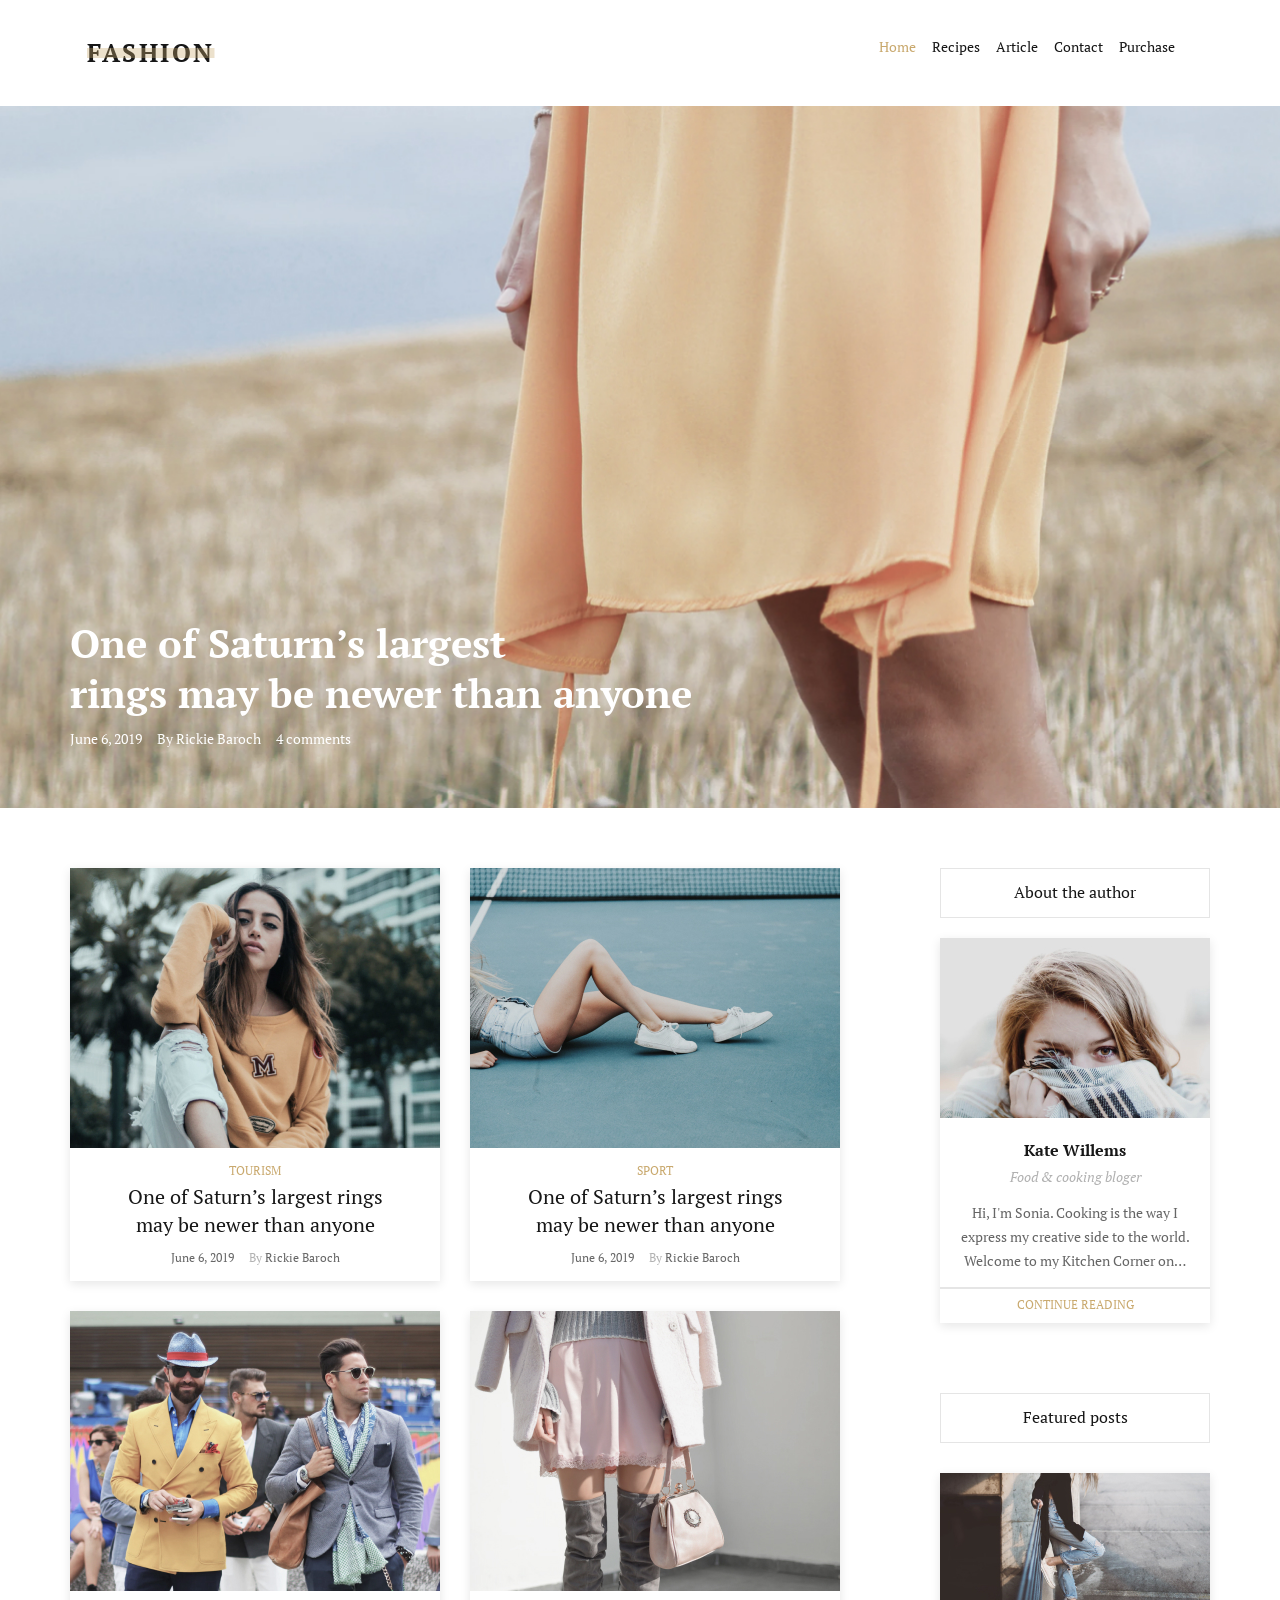
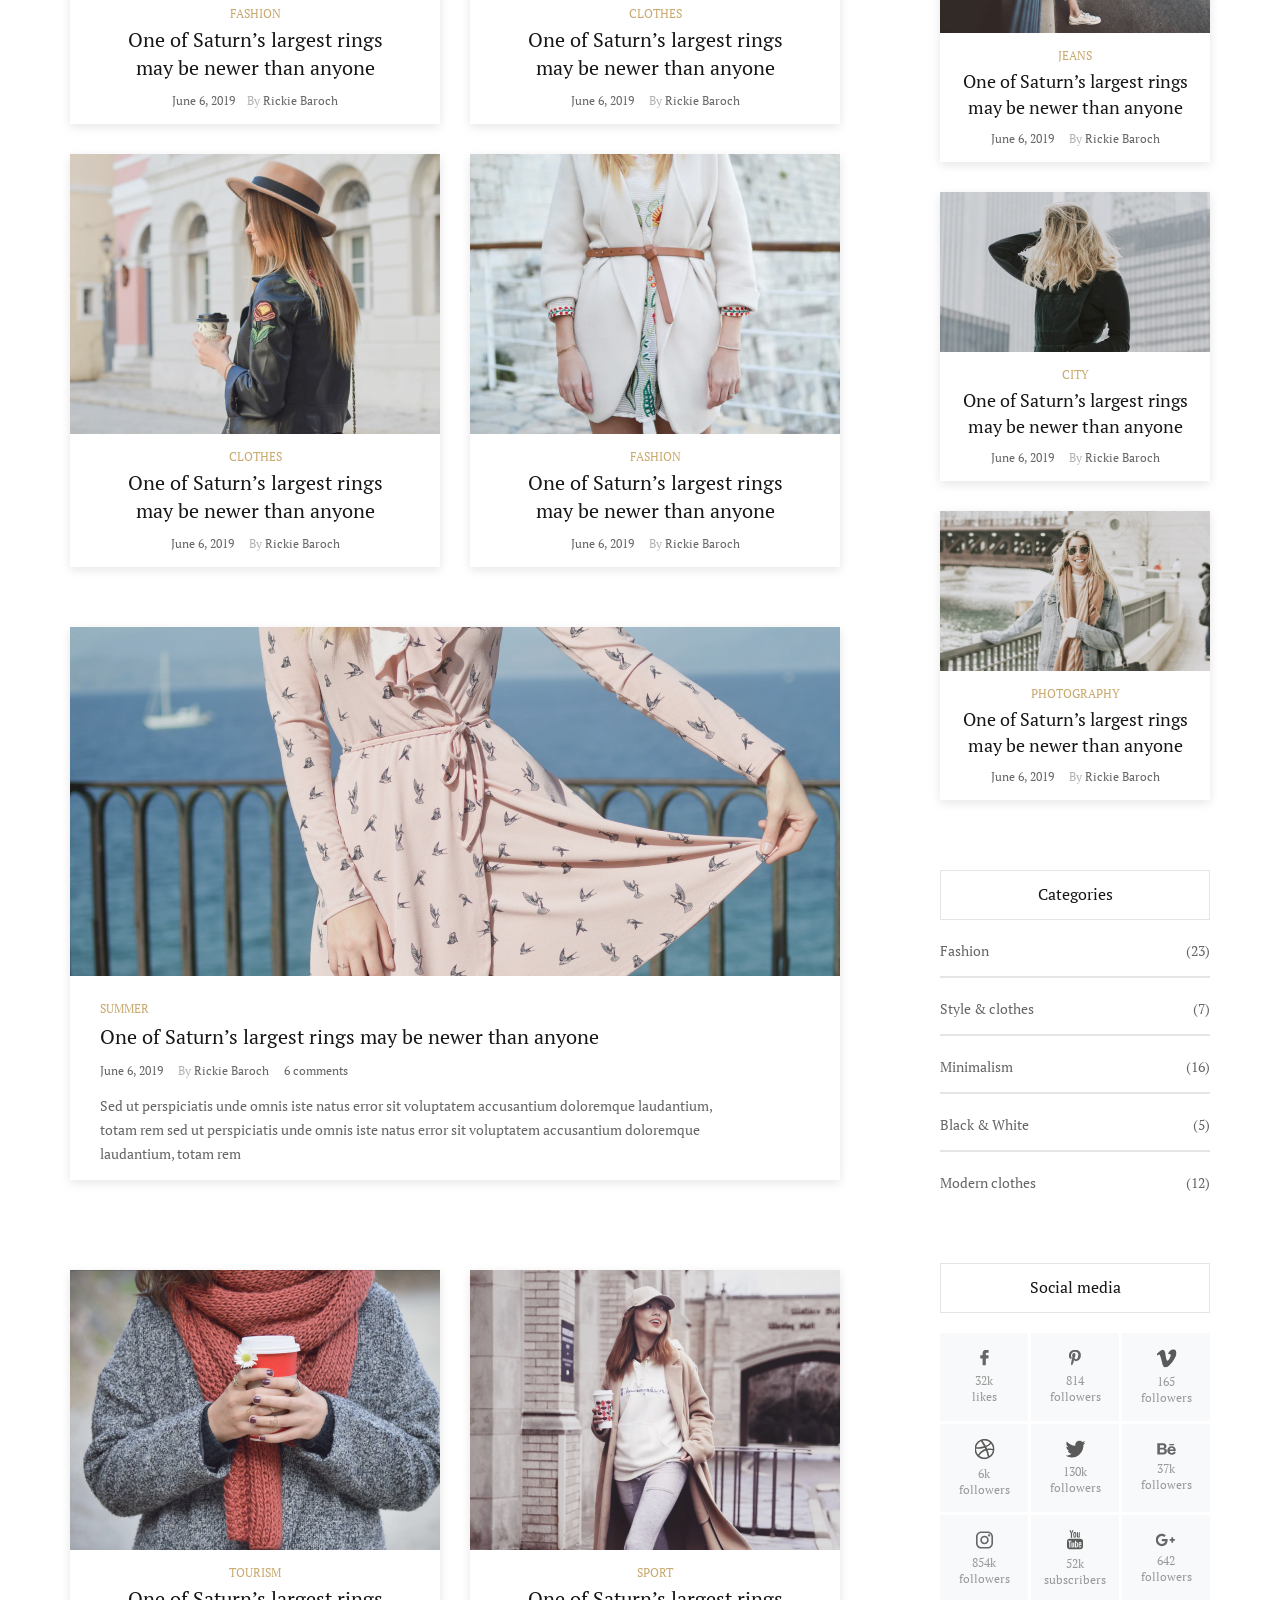
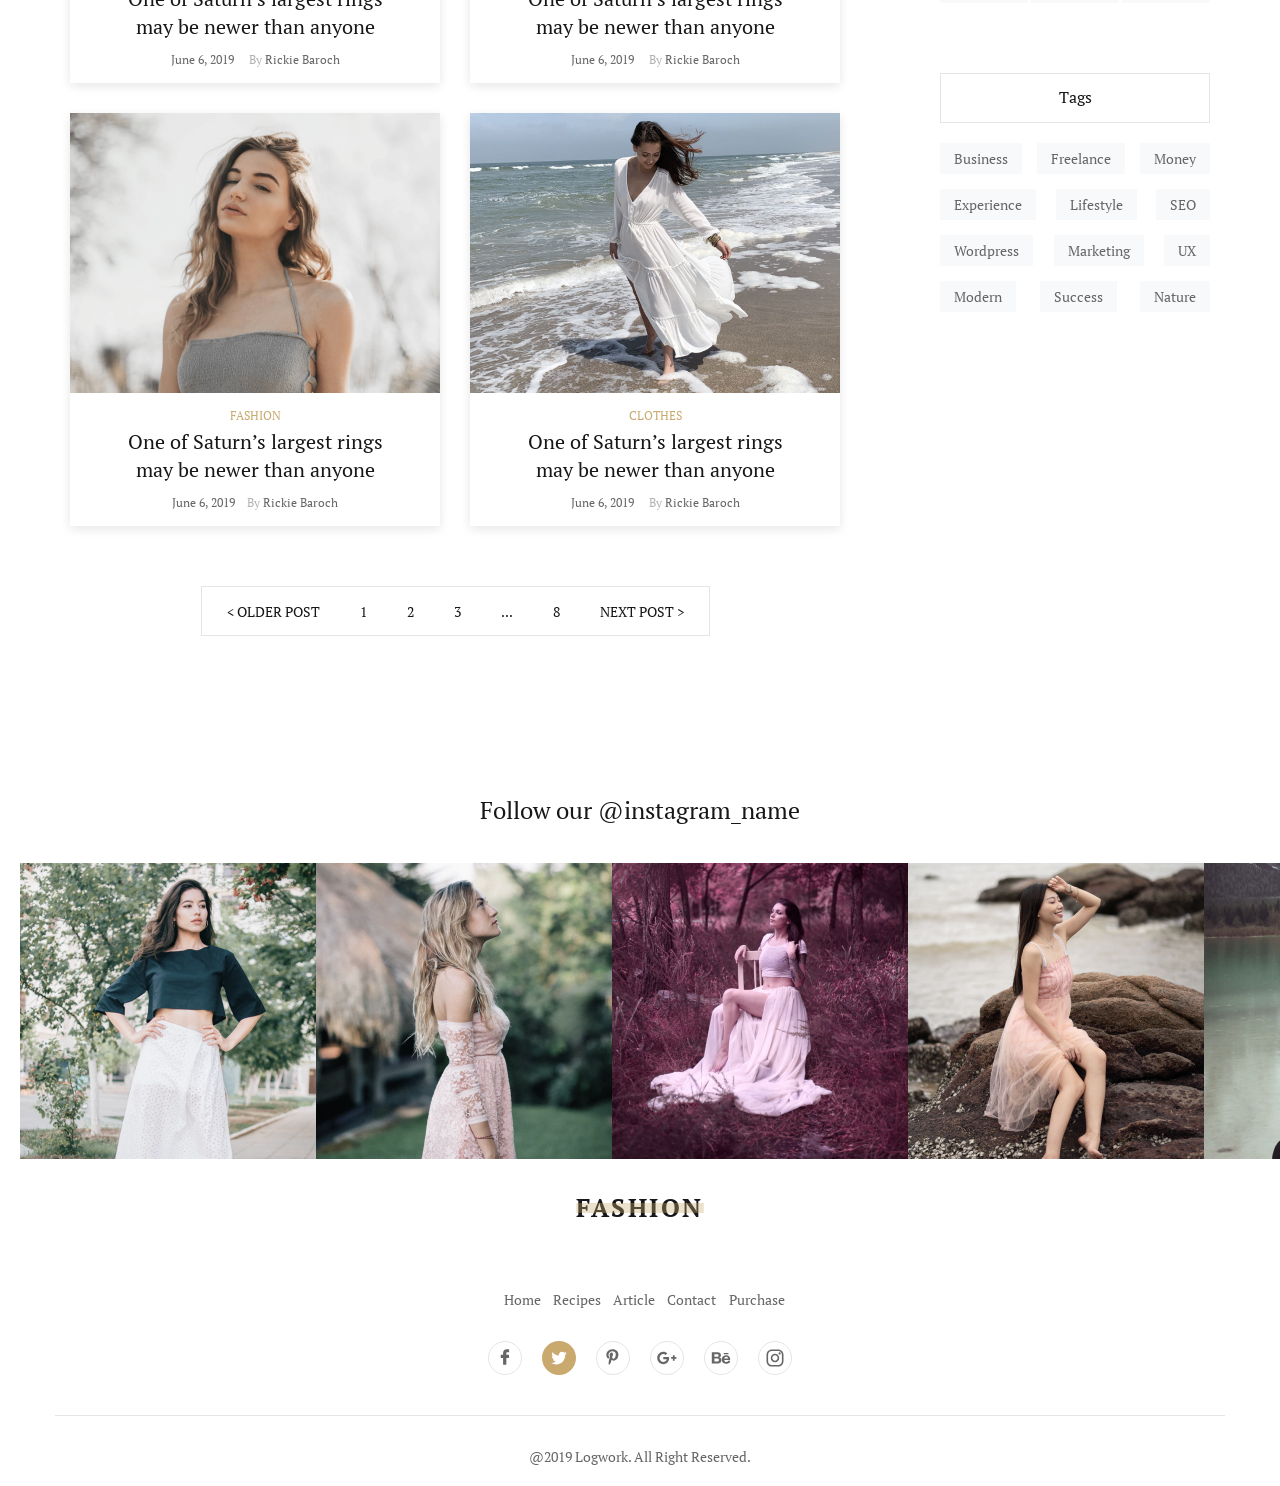
<file: Project_fashion/index.html>
<!DOCTYPE html>
<html lang="en">
<head>
    <meta charset="UTF-8">
    <meta http-equiv="X-UA-Compatible" content="IE=edge">
    <meta name="viewport" content="width=device-width, initial-scale=1.0">
    <title>Fashion</title>
    <link rel="preconnect" href="https://fonts.googleapis.com">
    <link rel="preconnect" href="https://fonts.gstatic.com" crossorigin>
    <link href="https://fonts.googleapis.com/css2?family=PT+Serif:wght@400;700&display=swap" rel="stylesheet"> 
    <link rel="stylesheet" href="css/bootstrap-reboot.rtl.min.css">
    <link rel="stylesheet" href="css/bootstrap-grid.min.css">
    <link rel="stylesheet" href="css/style.min.css">
</head>
<body>
    <header>
     <nav>
        <div>
        <a href="#" class="logo">FASHION</a>
      
        </div>
        <div>
        <ul class="menu">
            <li class="menu_item"><a href="" class="menu_link menu_link_2">Home</a></li>
            <li class="menu_item"><a href="" class="menu_link">Recipes</a></li>
            <li class="menu_item"><a href="" class="menu_link">Article</a></li>
            <li class="menu_item"><a href="" class="menu_link">Contact</a></li>
            <li class="menu_item"><a href="" class="menu_link">Purchase</a></li>
         </ul>

         <div class="hamburger">
            <span></span>
            <span></span>
            <span></span>
        </div> 
        </div>
        
    </nav>  
    </header>
    <section class="promo">
        <div class="container">         
            <h1 class="promo_header">One of Saturn’s largest  <br> rings may  be newer than anyone</h1>
            <div class="promo_decr">June 6, 2019 &#160; &#160;    By Rickie Baroch  &#160; &#160; 4 comments</div>
        </div>
    </section>

    <section class="block">
        <div class="container">
            <div class="block_wrapper">
                <div class="block_left">
                    <img class="photo" src="img/Block_1/Girl_1.jpg" alt="1">
                    <div class="promo_people">
                        <div class="people_text">Tourism</div>
                        <div class="people_title">One of Saturn’s largest rings may be newer than anyone</div>
                        <div class="people_other">June 6, 2019  &#160; &#160; <span>By</span> Rickie Baroch</div>
                    </div>
                </div>
                <div class="block_left block_left_6">
                    <img class="photo" src="img/Block_1/Lags_2.jpg" alt="1">
                    <div class="promo_people">
                        <div class="people_text">sport</div>
                        <div class="people_title">One of Saturn’s largest rings may be newer than anyone</div>
                        <div class="people_other">June 6, 2019  &#160; &#160; <span> By</span> Rickie Baroch</div>
                    </div>
                </div>
                <div class="block_left block_left_1 block_left_2 ">
                    <img class="photo" src="img/Block_1/man_3.jpg" alt="1">
                    <div class="promo_people">
                        <div class="people_text">fashion</div>
                        <div class="people_title">One of Saturn’s largest rings may be newer than anyone</div>
                        <div class="people_other">June 6, 2019  &#160;&#160;  <span>By</span> Rickie Baroch</div>
                    </div>
                </div>
                <div class="block_left block_left_1">
                    <img class="photo" src="img/Block_1/skirt_4.jpg" alt="1">
                    <div class="promo_people">
                        <div class="people_text">clothes</div>
                        <div class="people_title">One of Saturn’s largest rings may be newer than anyone</div>
                        <div class="people_other">June 6, 2019  &#160; &#160; <span>By</span> Rickie Baroch</div>
                    </div>
                </div>
                <div class="block_left block_left_1">
                    <img class="photo" src="img/Block_1/hat_5.jpg" alt="1">
                    <div class="promo_people">
                        <div class="people_text">clothes</div>
                        <div class="people_title">One of Saturn’s largest rings may be newer than anyone</div>
                        <div class="people_other">June 6, 2019  &#160; &#160; <span>By</span> Rickie Baroch</div>
                    </div>
                </div>
                <div class="block_left block_left_1">
                    <img class="photo" src="img/Block_1/balt_6.jpg" alt="1">
                    <div class="promo_people">
                        <div class="people_text">fashion</div>
                        <div class="people_title">One of Saturn’s largest rings may be newer than anyone</div>
                        <div class="people_other">June 6, 2019  &#160; &#160; <span>By</span>  Rickie Baroch</div>
                    </div>
                </div>  

                <div class="right">
                    <!-- первый блок -->
                <div class="posts">
        <div>
                    <div class="post_wripper">
                    <div class="promo_author">
                        <h2 class="author_decr">About the author</h2>
                    </div>
                    <div class="about">
                        <img class="photo" src="img/Block_right/girl_1.jpg" alt="1">
                        <div class="about_promo">
                            <div class="about_text">Kate Willems</div>
                            <div class="about_title">Food & cooking bloger</div>
                            <div class="about_other">Hi, I'm Sonia. Cooking is the way I express my creative side to the world. Welcome to my Kitchen Corner on…</div>
                            <div class="about_divider"></div>
                            <a href="#" class="about_continue">Continue Reading</a>
                        </div>
                    </div>  
                      
                </div>
        </div>
                    <!-- второй блок -->
        <div>
                    <div class="post_wripper"> 
                    <div class="promo_author promo_author_2 block_right_2">
                        <h2 class="author_decr ">Featured posts</h2>
                    </div>
                    <div class="block_right block_right_2">
                        <img class="photo" src="img/Block_right/girl_2.jpg" alt="1">
                        <div class="promo_people">
                            <div class="people_text">jeans</div>
                            <div class="people_title">One of Saturn’s largest rings may be newer than anyone</div>
                            <div class="people_other">June 6, 2019  &#160; &#160; <span>By</span>  Rickie Baroch</div>
                        </div>
                    </div>  
                </div>
        </div>
               
                    <!-- третий блок -->
                    <div class="post_wripper"> 
                    <div class="block_right block_right_2">
                        <img class="photo" src="img/Block_right/girl_3.jpg" alt="1">
                        <div class="promo_people">
                            <div class="people_text">City</div>
                            <div class="people_title">One of Saturn’s largest rings may be newer than anyone</div>
                            <div class="people_other">June 6, 2019  &#160; &#160; <span>By</span>  Rickie Baroch</div>
                        </div>
                    </div>  
                </div>

                
                    <!-- четвертый блок -->
                    <div class="post_wripper">   
                    <div class="block_right block_right_2">
                        <img class="photo" src="img/Block_right/girl_4.jpg" alt="1">
                        <div class="promo_people">
                            <div class="people_text">Photography</div>
                            <div class="people_title">One of Saturn’s largest rings may be newer than anyone</div>
                            <div class="people_other">June 6, 2019  &#160; &#160; <span>By</span>  Rickie Baroch</div>
                        </div>
                    </div> 
                </div> 
            </div>
                 <!-- категории -->
                 <div class="others">
              
                 <div class="promo_author promo_author_2">
                    <h2 class="author_decr">Categories</h2>
                </div>

                    <div class="categories_wrapper">
                        <ol class="list-group list-group-numbered">
                            <!-- первая ссылка -->
                            <a href="#">
                                <li class="list-group-item d-flex justify-content-between align-items-start">
                                    <div class="ms-0 me-auto">
                                        <div class="fw-bold">Fashion</div>                            
                                    </div>
                                    <span class="badge bg-primary rounded-pill">(23)</span>
                                </li>
                            </a>
                            <!-- полоса -->
                            <div class="categories_divider"></div>

                            <!-- вторая ссылка -->  
                            <a href="#">                        
                                <li class="list-group-item d-flex justify-content-between align-items-start">
                                    <div class="ms-0 me-auto">
                                        <div class="fw-bold">Style & clothes</div>               
                                    </div>
                                    <span class="badge bg-primary rounded-pill">(7)</span>
                                </li>
                            </a>
                            <!-- полоса -->
                            <div class="categories_divider"></div>

                            <!-- третья ссылка -->  
                            <a href="#">
                                <li class="list-group-item d-flex justify-content-between align-items-start">
                                    <div class="ms-0 me-auto">
                                        <div class="fw-bold">Minimalism</div>                            
                                    </div>
                                    <span class="badge bg-primary rounded-pill">(16)</span>
                                </li>
                            </a>
                            <!-- полоса -->
                            <div class="categories_divider"></div>

                            <!-- четвертая ссылка -->  
                            <a href="#">
                                <li class="list-group-item d-flex justify-content-between align-items-start">
                                    <div class="ms-0 me-auto">
                                        <div class="fw-bold">Black & White</div>
                                    </div>
                                    <span class="badge bg-primary rounded-pill">(5)</span>
                                </li>
                            </a>
                            <!-- полоса -->
                            <div class="categories_divider"></div>

                            <!-- пятая ссылка -->  
                            <a href="#">
                                <li class="list-group-item d-flex justify-content-between align-items-start">
                                    <div class="ms-0 me-auto">
                                        <div class="fw-bold">Modern clothes</div>
                                    </div>
                                    <span class="badge bg-primary rounded-pill">(12)</span>
                                </li>
                            </a>
                        </ol>
                    </div>
              
                    <!-- социальные сети -->
             
                    <div class="social_media">
                        <div class="promo_author promo_author_2">
                            <h2 class="author_decr">Social media</h2>
                        </div>

                        <div class="social_media_wrapper">
                            <div class="social_media_cobe social_media_cobe_1">
                                <div class="social_descr">
                                    <img src="icons/social/facebook.svg" alt="facebook" class="social">
                                    <div class="social_text">32k <br>likes</div>
                                </div>
                            </div>
                            <div class="social_media_cobe social_media_cobe_1">
                                <div class="social_descr">
                                    <img src="icons/social/pinterest.svg" alt="pinterest" class="social">
                                    <div class="social_text">814  <br> followers</div>
                                </div>
                            </div>
                            <div class="social_media_cobe social_media_cobe_1">
                                <div class="social_descr">
                                    <img src="icons/social/v.svg" alt="v" class="social">
                                    <div class="social_text">165  <br> followers</div>
                                </div>
                            </div>
                            <div class="social_media_cobe">
                                <div class="social_descr">
                                    <img src="icons/social/ball.svg" alt="ball" class="social">
                                    <div class="social_text">6k  <br> followers</div>
                                </div>
                            </div>
                            <div class="social_media_cobe">
                                <div class="social_descr">
                                    <img src="icons/social/twitter_black.svg" alt="twitter" class="social">
                                    <div class="social_text">130k  <br> followers</div>
                                </div>
                            </div>
                            <div class="social_media_cobe">
                                <div class="social_descr">
                                    <img src="icons/social/Be.svg" alt="be" class="social">
                                    <div class="social_text">37k  <br> followers</div>
                                </div>
                            </div>
                            <div class="social_media_cobe">
                                <div class="social_descr">
                                    <img src="icons/social/instagram.svg" alt="instagram" class="social">
                                    <div class="social_text">854k  <br> followers</div>
                                </div>
                            </div>
                            <div class="social_media_cobe">
                                <div class="social_descr">
                                    <img src="icons/social/youtube.svg" alt="youtube" class="social">
                                    <div class="social_text">52k  <br> subscribers</div>
                                </div>
                            </div>
                            <div class="social_media_cobe">
                                <div class="social_descr">
                                    <img src="icons/social/google.svg" alt="google" class="social">
                                    <div class="social_text">642  <br> followers</div>
                                </div>
                            </div>
                        </div>
                    </div>
             
                <!-- теги -->
               
                <div class="tags">
                    <div class="promo_author promo_author_2">
                        <h2 class="author_decr">Tags</h2>
                    </div>

                    
                <div class="tags_wrapper">
                    <a href="#" class="tag tag_2">Business</a>
                    <a href="#" class="tag tag_2">Freelance</a>
                    <a href="#" class="tag tag_2">Money</a>
                    <a href="#" class="tag">Experience</a>
                    <a href="#" class="tag">Lifestyle</a>
                    <a href="#" class="tag">SEO</a>
                    <a href="#" class="tag">Wordpress</a>
                    <a href="#" class="tag">Marketing</a>
                    <a href="#" class="tag">UX</a>
                    <a href="#" class="tag">Modern</a>
                    <a href="#" class="tag">Success</a>
                    <a href="#" class="tag">Nature</a>
                </div> 

                </div>    
            </div> 
        </div>
    </div>
    </div>
    </div>
</section>

    
    <section class="dress">
        <div class="container">
            <div class="promo_people">
                <img src="img/dress.jpg" alt="" class="dress_img">
                <div class="promo_people_text">
                    <div class="people_text">Summer</div>
                    <div class="people_title people_title_1">One of Saturn’s largest rings may be newer than anyone</div>
                    <div class="people_other">June 6, 2019  &#160; &#160; <span>By</span>  Rickie Baroch &#160; &#160; 6 comments</div>
                    <div class="people_descr">Sed ut perspiciatis unde omnis iste natus error sit voluptatem accusantium doloremque laudantium, totam rem sed ut perspiciatis unde omnis iste natus error sit voluptatem accusantium doloremque laudantium, totam rem</div>
                </div>
            </div>
        </div>
    </div>
    </section>

    <section class="block block_2 block_height">
        <div class="container">
            <div class="block_wrapper block_wrapper_2">
                <div class="block_left  block_left_1">
                    <img class="photo" src="img/Block_2/coffee_1.jpg" alt="1">
                    <div class="promo_people">
                        <div class="people_text">Tourism</div>
                        <div class="people_title">One of Saturn’s largest rings may be newer than anyone</div>
                        <div class="people_other">June 6, 2019  &#160; &#160; <span>By</span> Rickie Baroch</div>
                    </div>
                </div>             
                <div class="block_left block_left_1">
                    <img class="photo" src="img/Block_2/coffee_2.jpg" alt="1">
                    <div class="promo_people">
                        <div class="people_text">sport</div>
                        <div class="people_title">One of Saturn’s largest rings may be newer than anyone</div>
                        <div class="people_other">June 6, 2019  &#160; &#160; <span> By</span> Rickie Baroch</div>
                    </div>
                </div>
                <div class="block_left block_left_1">
                    <img class="photo" src="img/Block_2/girl_3.jpg" alt="1">
                    <div class="promo_people">
                        <div class="people_text">fashion</div>
                        <div class="people_title">One of Saturn’s largest rings may be newer than anyone</div>
                        <div class="people_other">June 6, 2019  &#160;&#160;  <span>By</span> Rickie Baroch</div>
                    </div>
                </div>             
                <div class="block_left block_left_1 block_left_none">
                    <img class="photo" src="img/Block_2/sea_4.jpg" alt="1">
                    <div class="promo_people">
                        <div class="people_text">clothes</div>
                        <div class="people_title">One of Saturn’s largest rings may be newer than anyone</div>
                        <div class="people_other">June 6, 2019  &#160; &#160; <span>By</span> Rickie Baroch</div>
                    </div>
                </div>
                <!-- <div class="block_left block_left_1">
                    <img class="photo" src="img/Block_2/sea_4.jpg" alt="1">
                    <div class="promo_people">
                        <div class="people_text">clothes</div>
                        <div class="people_title">One of Saturn’s largest rings may be newer than anyone</div>
                        <div class="people_other">June 6, 2019  &#160; &#160; <span>By</span> Rickie Baroch</div>
                    </div>
                </div> -->
            <div class="wrapper">
                <nav aria-label="Page navigation example">           
                    <ul class="pagination">
                      <li class="page-item">
                        <a class="page-link page-link_2" href="#" aria-label="Previous">
                          <span aria-hidden="true">&lt; OLDER POST</span>
                        </a>
                      </li>
                      <li class="page-item"><a class="page-link" href="#">1</a></li>
                      <li class="page-item"><a class="page-link" href="#">2</a></li>
                      <li class="page-item"><a class="page-link" href="#">3</a></li>
                      <li class="page-item"><a class="page-link" href="#">...</a></li>
                      <li class="page-item"><a class="page-link" href="#">8</a></li>
                      <li class="page-item">
                        <a class="page-link page-link_2" href="#" aria-label="Next">
                            <span aria-hidden="true">NEXT POST &gt;</span>
                        </a>
                      </li>
                    </ul>              
                </nav>
            </div>
        </div>  
        </div>
    </section>

    <section class="ladies">
        <h2 class="follow">Follow our @instagram_name</h2>
        <div class="lady_wrapper">
            <img src="img/Block_bottom/girl_1.jpg" alt="1" class="lady">
            <img src="img/Block_bottom/girl_2.jpg" alt="1" class="lady">
            <img src="img/Block_bottom/girl_3.jpg" alt="1" class="lady">
            <img src="img/Block_bottom/girl_4.jpg" alt="1" class="lady">
            <img src="img/Block_bottom/girl_5.jpg" alt="1" class="lady">
            <img src="img/Block_bottom/girl_6.jpg" alt="1" class="lady">
        </div>
    </section>

<footer>

    
        <div class="footer_logo">
            <a href="#" class="logo">FASHION</a>
        </div>
    
    <div class="footer_menu">
        <ul class="menu_2">
            <li class="menu_item"><a href="" class="menu_link">Home</a></li>
            <li class="menu_item"><a href="" class="menu_link">Recipes</a></li>
            <li class="menu_item"><a href="" class="menu_link">Article</a></li>
            <li class="menu_item"><a href="" class="menu_link">Contact</a></li>
            <li class="menu_item"><a href="" class="menu_link">Purchase</a></li>
         </ul>
    </div>
   
   
           <div class="social_wrapper">
            <a href="#" class="social_wrapper_item">
            <img src="icons/social/facebook.svg" alt="facebook"></a>           
           <a href="#" class="social_wrapper_item social_wrapper_item_2"><img src="icons/social/twitter.svg" alt="twitter"></a>
           <a href="#" class="social_wrapper_item"><img src="icons/social/pinterest.svg" alt="pinterest"></a>
           <a href="#" class="social_wrapper_item"><img src="icons/social/google.svg" alt="google"></a>
           <a href="#" class="social_wrapper_item"><img src="icons/social/Be.svg" alt="Be"></a>
           <a href="#" class="social_wrapper_item"><img src="icons/social/instagram.svg" alt="instagram"></a>
           </div> 
   
  
    <div class="footer_divider"></div>
    
        <div class="right">@2019 Logwork. All Right Reserved.</div>
    

</footer>

<script src="js/script.js"></script>
</body>
</html>
</file>
<file: Project_fashion/css/style.min.css>
*{font-family:"PT Serif",serif}header{padding:34px 73px 34px 87px}nav{display:-webkit-box;display:-ms-flexbox;display:flex;-webkit-box-pack:justify;-ms-flex-pack:justify;justify-content:space-between;-webkit-box-align:start;-ms-flex-align:start;align-items:flex-start}.logo{color:#171717;font-weight:700;font-size:25px;letter-spacing:2.5px;-webkit-text-decoration:line-through rgba(201,169,110,.35);text-decoration:line-through rgba(201,169,110,.35);text-decoration-thickness:10px}.logo:hover{color:#8a7349}.menu{width:368px;margin:0;list-style-type:none;display:-webkit-box;display:-ms-flexbox;display:flex;-webkit-box-pack:justify;-ms-flex-pack:justify;justify-content:space-between;-webkit-box-align:center;-ms-flex-align:center;align-items:center}.menu_link{color:#171717;font-weight:400;font-size:14px;text-decoration:none}.menu_link:hover{color:#c9a96e}.menu_link_2{color:#c9a96e}.promo{min-height:700px;padding:512px 0 59px 0;background:url(../img/bg.jpg) center center/cover no-repeat}.promo_header{color:#fff;font-weight:700;font-size:40px;line-height:50px;margin-bottom:0}.promo_decr{color:#fff;font-weight:400;font-size:14px;margin-top:10px}.container{width:1170px;margin:0 auto;position:relative;padding:0}.block{display:-webkit-box;display:-ms-flexbox;display:flex;-webkit-box-pack:justify;-ms-flex-pack:justify;justify-content:space-between;padding-top:60px;min-height:1290px}.block_2{min-height:852px}.block_wrapper{display:-webkit-box;display:-ms-flexbox;display:flex;-webkit-box-pack:justify;-ms-flex-pack:justify;justify-content:space-between;-ms-flex-wrap:wrap;flex-wrap:wrap;width:770px}.block_left{width:370px;-webkit-box-shadow:0px 3px 10px 0px rgba(0,0,0,.1);box-shadow:0px 3px 10px 0px rgba(0,0,0,.1)}.block_left_1{margin-top:30px}.block .right{position:absolute;right:0px;width:270px;z-index:1}.block .right .promo_author{position:relative;border:1px solid #e5e5e5;height:50px}.block .right .promo_author_2{margin-top:70px}.block .right .promo_author .author_decr{position:absolute;top:50%;left:50%;margin-right:-50%;-webkit-transform:translate(-50%, -50%);transform:translate(-50%, -50%);font-weight:400;font-size:16px;color:#171717}.block .right .about{margin-top:20px;min-height:385px;-webkit-box-shadow:0px 3px 10px 0px rgba(0,0,0,.1);box-shadow:0px 3px 10px 0px rgba(0,0,0,.1)}.block .right .about_promo{position:relative}.block .right .about_promo .about_text{color:#171717;font-weight:700;font-size:16px;text-align:center;margin-top:20px}.block .right .about_promo .about_title{color:#b1b1b1;font-style:italic;font-weight:400;font-size:14px;margin-top:4px;text-align:center}.block .right .about_promo .about_other{color:#666;font-weight:400;font-size:14px;line-height:24px;margin-top:14px;text-align:center;padding:0 17px}.block .right .about_promo .about_divider{border:1px solid #e5e5e5;margin-top:14px}.block .right .about_promo .about_continue{position:absolute;color:#c9a96e;font-weight:400;font-size:12px;text-decoration:none;text-transform:uppercase;text-align:center;margin-top:16px;left:50%;margin-right:-50%;-webkit-transform:translate(-50%, -50%);transform:translate(-50%, -50%)}.block .right .block_right{margin-top:30px;-webkit-box-shadow:0px 3px 10px 0px rgba(0,0,0,.1);box-shadow:0px 3px 10px 0px rgba(0,0,0,.1)}.block .right .block_right .people_title{font-size:18px;line-height:26px;padding:0 10px}.block .categories_wrapper .list-group{padding:0}.block .categories_wrapper .list-group a{text-decoration:none}.block .categories_wrapper .list-group-item{margin-top:20px;color:#666;font-weight:400;font-size:14px}.block .categories_wrapper .list-group-item:hover{color:#c9a96e}.block .categories_wrapper .categories_divider{border:1px solid #e5e5e5;margin-top:15px}.block .social_media_wrapper{display:-webkit-box;display:-ms-flexbox;display:flex;-webkit-box-pack:justify;-ms-flex-pack:justify;justify-content:space-between;-ms-flex-wrap:wrap;flex-wrap:wrap;-webkit-box-align:center;-ms-flex-align:center;align-items:center}.block .social_media_wrapper .social_media_cobe{position:relative;height:88px;width:88px;background-color:#f8f9fa;margin-top:3px}.block .social_media_wrapper .social_media_cobe_1{margin-top:20px}.block .social_media_wrapper .social_media_cobe .social_descr{position:absolute;top:50%;left:50%;margin-right:-50%;-webkit-transform:translate(-50%, -50%);transform:translate(-50%, -50%)}.block .social_media_wrapper .social_media_cobe .social_descr img{display:block;margin:0 auto}.block .social_media_wrapper .social_media_cobe .social_text{text-align:center;color:#999;font-weight:400;font-size:12px;line-height:16px;margin-top:6px}.block .tags_wrapper{display:-webkit-box;display:-ms-flexbox;display:flex;-webkit-box-pack:justify;-ms-flex-pack:justify;justify-content:space-between;-webkit-box-align:center;-ms-flex-align:center;align-items:center;-ms-flex-wrap:wrap;flex-wrap:wrap}.block .tags_wrapper .tag{text-decoration:none;color:#666;font-weight:400;font-size:14px;background-color:#f8f9fa;padding:5px 14px;margin-top:15px}.block .tags_wrapper .tag_2{margin-top:20px}.wrapper{margin:0 auto}.wrapper .pagination{display:-webkit-box;display:-ms-flexbox;display:flex;-webkit-box-pack:justify;-ms-flex-pack:justify;justify-content:space-between;-webkit-box-align:center;-ms-flex-align:center;align-items:center;width:509px;height:50px;margin-top:60px;border:1px solid #e5e5e5;padding:0 25px;margin-bottom:0}.wrapper .pagination .page-item{list-style-type:none}.wrapper .pagination .page-item .page-link{color:#171717;font-size:14px;text-decoration:none}.wrapper .pagination .page-item .page-link:hover{color:#c9a96e}.promo_people{padding:0 0 14px 0}.promo_people .people_text{color:#c9a96e;font-weight:400;font-size:12px;line-height:16px;text-transform:uppercase;text-align:center;margin-top:15px}.promo_people .people_title{color:#171717;text-align:center;font-weight:400;font-size:20px;line-height:28px;margin-top:4px;padding:0 42px}.promo_people .people_other{color:#666;font-weight:400;font-size:12px;text-align:center;margin-top:10px}.promo_people .people_other span{color:#b1b1b1}.dress{margin-top:60px}.dress .promo_people{-webkit-box-shadow:0px 3px 10px 0px rgba(0,0,0,.1);box-shadow:0px 3px 10px 0px rgba(0,0,0,.1);width:770px}.dress .promo_people_text{padding-left:30px}.dress .promo_people_text .people_descr{color:#666;font-weight:400;font-size:14px;line-height:24px}.dress .promo_people_text .people_text{text-align:left;margin-top:25px}.dress .promo_people_text .people_title{text-align:left;margin-top:6px}.dress .promo_people_text .people_title_1{padding:0}.dress .promo_people_text .people_other{text-align:left;margin-top:11px}.dress .promo_people_text .people_descr{width:614px;margin-top:14px}.ladies{min-height:360px;padding:0 20px;margin-top:160px}.ladies .follow{color:#171717;text-align:center;font-weight:400;font-size:24px}.ladies .lady_wrapper{display:-webkit-box;display:-ms-flexbox;display:flex;-webkit-box-pack:justify;-ms-flex-pack:justify;justify-content:space-between;margin-top:39px}footer{padding:30px 0 19px 0;width:1170px;min-height:261px;margin:0 auto}footer .footer_logo{text-align:center}footer .footer_menu{display:-webkit-box;display:-ms-flexbox;display:flex;-webkit-box-pack:justify;-ms-flex-pack:justify;justify-content:space-between;-webkit-box-align:center;-ms-flex-align:center;align-items:center;width:353px;padding:0;margin:0 auto;margin-top:60px}footer .footer_menu .menu_2{width:368px;margin:0;list-style-type:none;display:-webkit-box;display:-ms-flexbox;display:flex;-webkit-box-pack:justify;-ms-flex-pack:justify;justify-content:space-between;-webkit-box-align:center;-ms-flex-align:center;align-items:center}footer .footer_menu .menu_link{color:#666}footer .footer_menu .menu_link:hover{color:#c9a96e}footer .social_wrapper{display:-webkit-box;display:-ms-flexbox;display:flex;-webkit-box-pack:justify;-ms-flex-pack:justify;justify-content:space-between;width:304px;margin:0 auto;margin-top:30px}footer .social_wrapper_item{display:-webkit-box;display:-ms-flexbox;display:flex;-webkit-box-pack:justify;-ms-flex-pack:justify;justify-content:space-between;-webkit-box-align:center;-ms-flex-align:center;align-items:center;width:34px;height:34px;border-radius:100%;border:1px solid #e5e5e5}footer .social_wrapper_item_2{background-color:#c9a96e;border:none}footer .social_wrapper_item img{margin:0 auto}footer .social_wrapper_item:hover{background-color:#c9a96e;border:none}footer .footer_divider{margin:0 auto;margin-top:40px;width:1170px;height:1px;background-color:#e5e5e5}footer .right{font-weight:400;font-size:14px;color:#666;text-align:center;margin-top:30px}@media(max-width: 1200px){header{padding:20px 22px 16px 52px}.block{padding-top:30px}.block_2{min-height:500px}.menu{width:390px}.menu_link{font-size:16px}.promo{padding-top:405px;min-height:588px}.promo .promo_header{font-size:34px;line-height:39px}.container{position:static;height:100%}.container .block_wrapper{-webkit-box-align:center;-ms-flex-align:center;align-items:center;display:-webkit-box;display:-ms-flexbox;display:flex;width:100%}.container .block_wrapper .block_left{width:300px}.container .block_wrapper .block_left img{width:100%}.container .block_wrapper .block_left_2{margin-top:0}.container .block_wrapper .block_left_none{display:none}.container .block_wrapper .block_left .people_title{font-size:17px}.container .right{position:static;width:50%;-ms-flex-wrap:wrap;flex-wrap:wrap;display:block;margin:0 auto}.container .right .promo_author_2{margin-top:40px}.container .right .posts{margin-top:40px}.container .right .posts .post_wripper{width:100%;display:block;margin:0 auto}.container .right .posts .post_wripper img{display:block;margin:0 auto}.container .right .posts .post_wripper .about{min-height:365px}.container .right .social_media_cobe{margin-top:20px}.container .right .tag{margin-top:20px}.ladies{display:none}.dress .promo_people{width:100%}.dress img{width:100%}footer{width:100%;padding-top:70px}footer .footer_divider{display:none}footer .footer_menu{margin-top:20px;width:395px}footer .social_wrapper{margin-top:20px}footer .right{margin-top:40px;font-size:11px}}@media(max-width: 991px){header .logo{font-size:22px}.menu{width:345px}.menu_link{font-size:14px}.promo{padding-top:366px;min-height:548px}.promo .promo_header{font-size:21px;line-height:32px}.promo .promo_header .promo_decr{font-size:12px}.container{position:static;height:100%}.container .block_wrapper{-webkit-box-align:center;-ms-flex-align:center;align-items:center;display:-webkit-box;display:-ms-flexbox;display:flex;width:100%}.container .block_wrapper .block_left_none{display:none}.container .block_wrapper .block_left{width:228px}.container .block_wrapper .block_left .people_title{font-size:16px;line-height:22px}.container .block_wrapper .block_left .people_other{font-size:11px}.container .block_wrapper .right .post_wripper{width:100%}.container .block_wrapper .right .post_wripper .about{min-height:388px}.container .block_wrapper .social_media_cobe{width:117px;height:80px;margin-top:10px}}@media(max-width: 767px){header{padding:14px 0px 14px 25px}.promo{padding-top:270px;min-height:393px}.promo .promo_header{font-size:16px}.promo .promo_header .promo_decr{font-size:10px}.container{position:static;height:100%}.container .block_wrapper{-webkit-box-align:center;-ms-flex-align:center;align-items:center;display:-webkit-box;display:-ms-flexbox;display:flex;width:100%}.container .block_wrapper .block_left{width:264px;display:block}.container .block_wrapper .block_left_2{margin-top:30px}.container .block_wrapper .right{position:static;width:100%}.container .block_wrapper .right .posts .about{min-height:364px}.container .block_wrapper .social_media_cobe{width:174px}.dress .promo_people .people_title{font-size:18px}.dress .promo_people .people_other{font-size:11px}.dress .promo_people .people_descr{width:100%}.dress .block_wrapper .block_left_none{display:none}.wrapper .pagination{width:388px;height:40px}footer .logo{font-size:22px}}@media(max-width: 575px){nav{position:relative}.container{width:100%}.menu{z-index:3;position:fixed;-webkit-box-orient:vertical;-webkit-box-direction:normal;-ms-flex-direction:column;flex-direction:column;-webkit-box-pack:center;-ms-flex-pack:center;justify-content:center;-webkit-box-align:center;-ms-flex-align:center;align-items:center;top:0;left:-100%;width:75%;height:100vh;padding:20px 15px;background-color:rgba(0,0,0,.8);-webkit-transition:.6s all;transition:.6s all}.menu_active{left:0}.menu_item{padding-right:0;border:none;margin:10px 0}.menu_link{font-size:20px;color:#fff}.hamburger{display:block;position:absolute;right:10px;top:50%;-webkit-transform:translateY(-50%);transform:translateY(-50%);width:26px;height:12px}.hamburger span{display:block;height:2px;width:100%;background-color:#000;margin-bottom:2px;-webkit-transition:.5s all;transition:.5s all}.hamburger_active span{margin-bottom:-2px}.hamburger_active span:nth-child(1){-webkit-transform:translateY(3px) rotate(-45deg);transform:translateY(3px) rotate(-45deg)}.hamburger_active span:nth-child(2){display:none}.hamburger_active span:nth-child(3){-webkit-transform:translateY(3px) rotate(45deg);transform:translateY(3px) rotate(45deg)}.promo{padding-top:215px;min-height:340px}.promo_header{padding-left:10px}.promo_header br{display:block}.promo_decr{padding-left:10px;font-size:11px}.container{position:static;height:100%}.container .block_wrapper{-webkit-box-align:center;-ms-flex-align:center;align-items:center;display:-webkit-box;display:-ms-flexbox;display:flex;width:100%;padding:0 10px}.container .block_wrapper .block_left{width:100%;display:block}.container .block_wrapper .block_left_6{margin-top:30px}.container .block_wrapper .right{position:static;width:100%}.container .block_wrapper .right .posts .about{min-height:384px}.container .block_wrapper .categories_wrapper{padding:0 15px}.container .block_wrapper .social_media .social_media_cobe{height:88px;width:88px;background-color:#f8f9fa;margin-top:3px;display:block;margin:10px auto}.container .block_wrapper .tags_wrapper{padding-left:10px;padding-right:10px}.container .block_wrapper .tags_wrapper .tag{font-size:16px}.dress{display:none}.wrapper .pagination{width:300px}.wrapper .pagination span{display:none}.wrapper .pagination .page-item .page-link{font-size:16px}footer .footer_menu{width:322px}footer .footer_menu .menu_link{font-size:13px}footer .social_wrapper{width:288px}}/*# sourceMappingURL=style.min.css.map */
</file>
